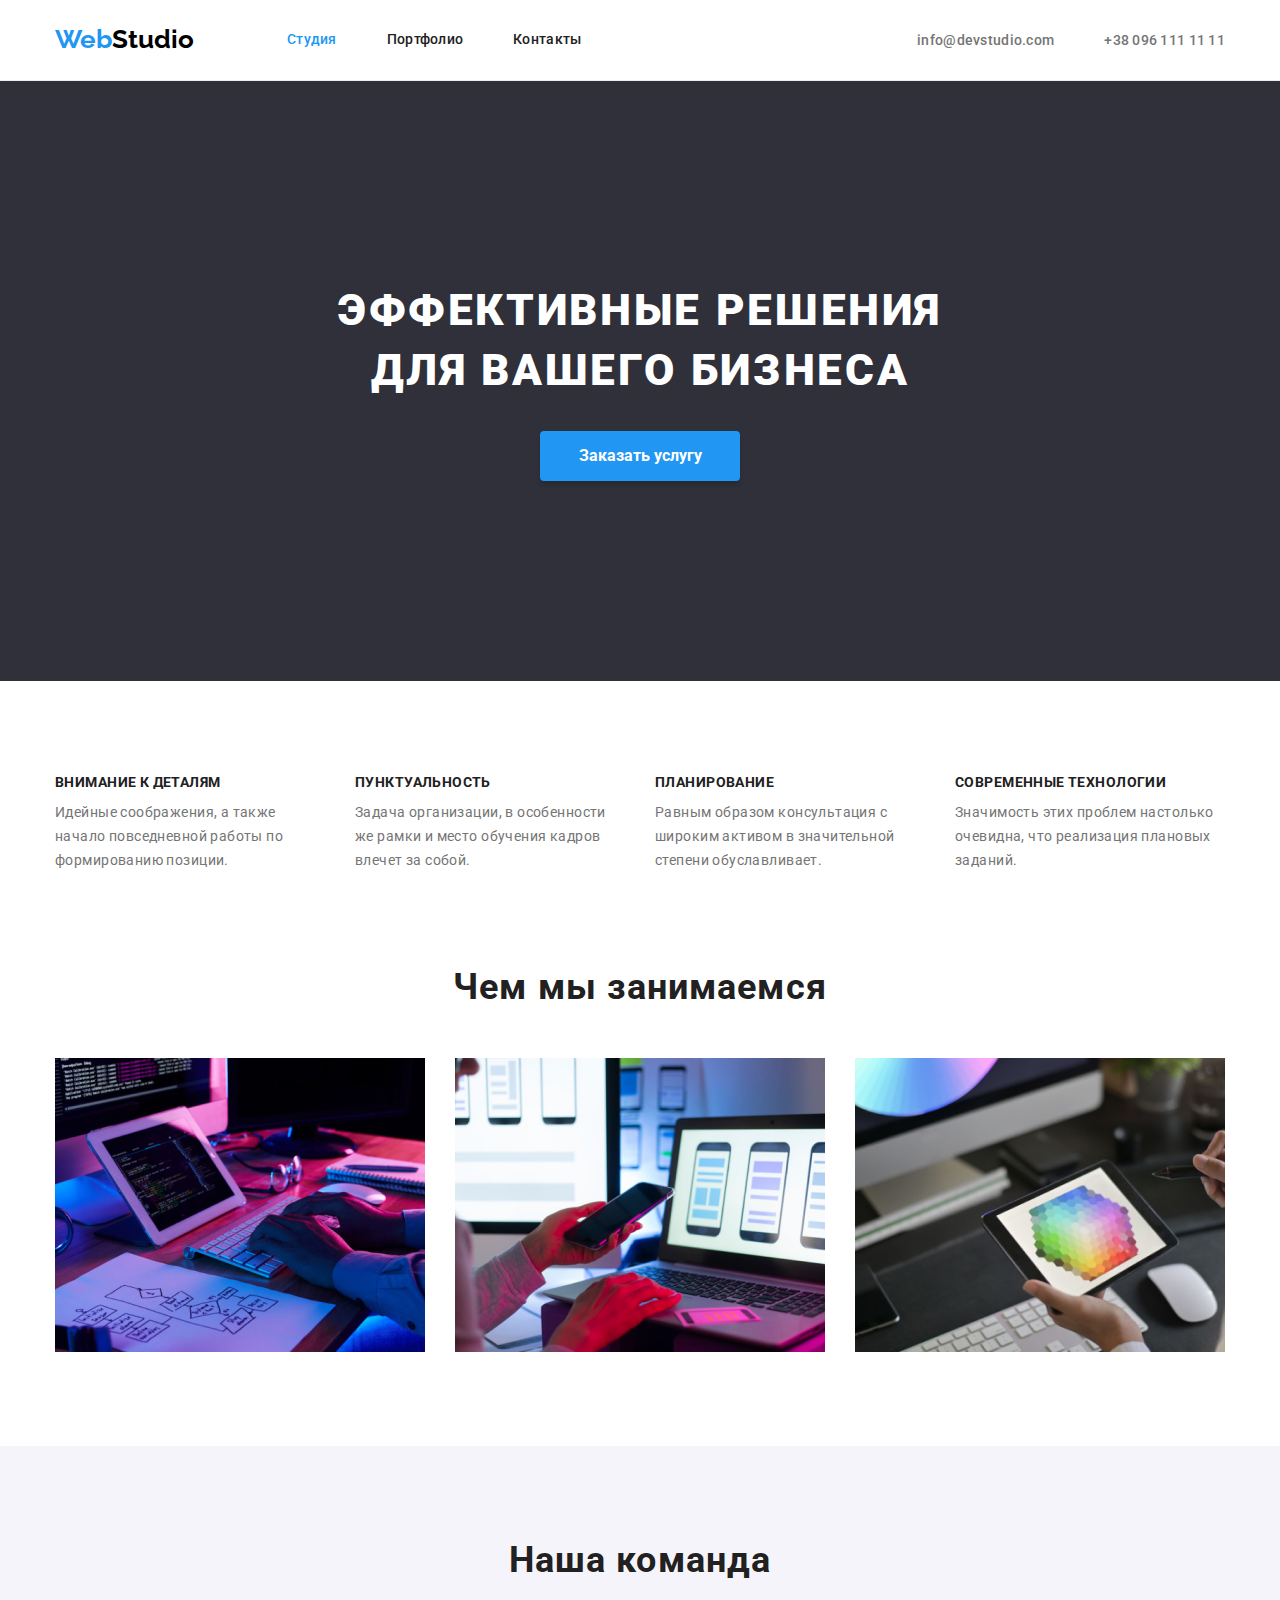
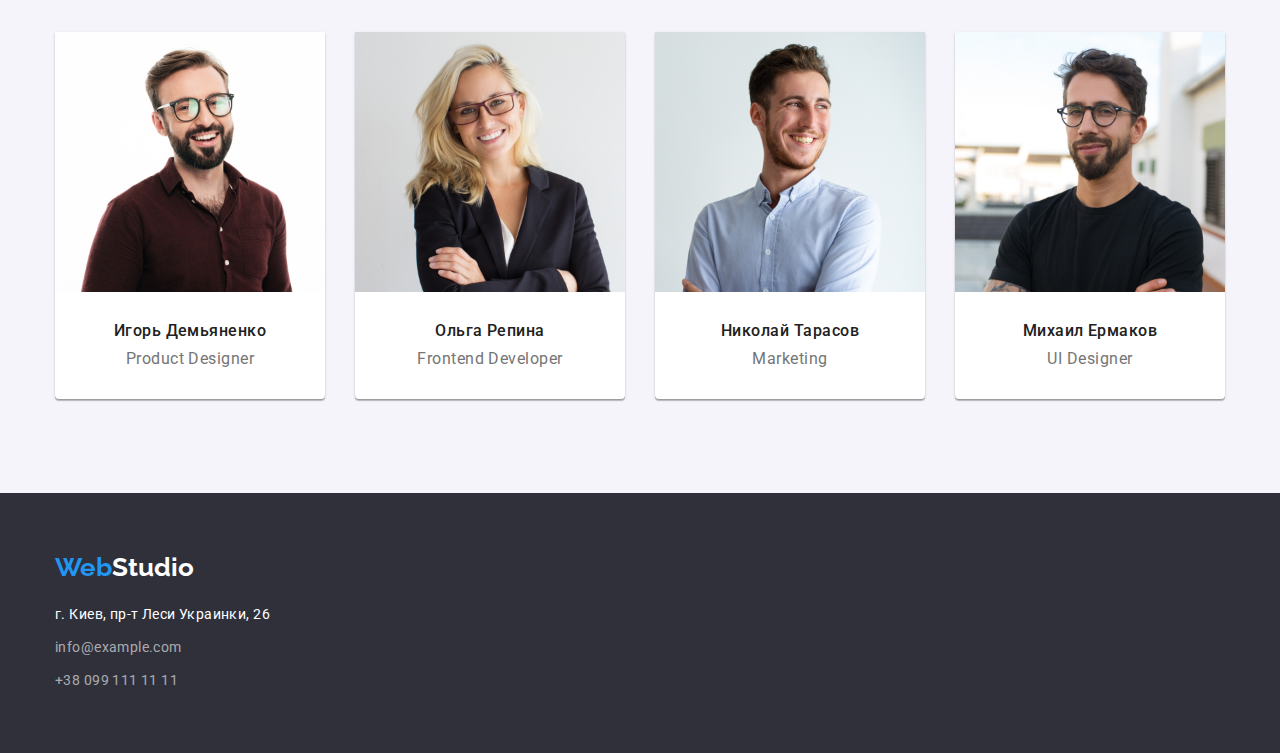
<file: index.html>
<!DOCTYPE html>
<html lang="ru">
<head>
    <meta charset="UTF-8">
    <meta http-equiv="X-UA-Compatible" content="IE=edge">
    <meta name="viewport" content="width=device-width, initial-scale=1.0">
    <title>Студия</title>
    <link rel="preconnect" href="https://fonts.googleapis.com">
    <link rel="preconnect" href="https://fonts.gstatic.com" crossorigin>
    <link href="https://fonts.googleapis.com/css2?family=Raleway:wght@700&family=Roboto:wght@400;500;700;900&display=swap"
        rel="stylesheet">
    <link rel="stylesheet" href="https://cdnjs.cloudflare.com/ajax/libs/modern-normalize/1.1.0/modern-normalize.min.css">
    <link rel="stylesheet" href="./css/styles.css" />
</head>
<body class="page-studio">
    <header>
        <div class="container">
  <!-------------навігація---------->
                <div class="header">
            <nav class="main-nav">
                <a href="" class="logo">Web<span class="logo-color">Studio</span></a>
                <ul class=" list-nav">
                    <li class="item"><a href="./index.html" class="link-nav current">Студия</a></li>
                    <li class="item"><a href="./portfolio.html" class="link-nav">Портфолио</a></li>
                    <li class="item"><a href="#" class="link-nav">Контакты</a></li>
                </ul>
            </nav>
                <ul class="list-contacts">
                    <li class="item">
                       <a href="mailto:info@devstudio.com" class="header-mail info">info@devstudio.com</a>
                    </li>
                    <li class="item">
                       <a href="tel:+380961111111" class="header-tel">+38 096 111 11 11</a>
                    </li>
                </ul>
                </div>
        </div>
    </header>
    <!----------------------Центральна секція------------------------>
    <main>
        <section class="hero">
            <div class="container hero-container">
<!-------------ГЕРОЙ-->
            <h1 class="hero-title">Эффективные решения для вашего бизнеса</h1>
            <button class="hero-button" type="button">Заказать услугу</button>
            </div>
        </section>
        <div class=" work">
            <h1 class="hidden-title">Benefits</h1>
          <section class="section no-padding">
            <div class="benefits container">
            <ul class="list">
                <li class="item">
                    <h3 class="one">Внимание к деталям</h3>
                    <p class="one">Идейные соображения, а также начало повседневной работы по формированию позиции.</p>
                </li>
                <li class="item">
                    <h3 class="two">Пунктуальность</h3>
                    <p class="two">Задача организации, в особенности же рамки и место обучения кадров влечет за собой.</p>
                </li>
                <li class="item">
                    <h3 class="three">Планирование</h3>
                    <p class="three">Равным образом консультация с широким активом в значительной степени обуславливает.</p>
                </li>
                <li class="item">
                    <h3 class="four">Современные технологии</h3>
                    <p class="four">Значимость этих проблем настолько очевидна, что реализация плановых заданий.</p>
                </li>
            </ul>
            </div>
        </div>
         </section>
<!-----------------"Чем мы занимаемся"-->
           <section class="section section-work">
            <div class="container">
            <h2 class="title work">Чем мы занимаемся</h2>
            <ul class="list">
                <li class="item-work"><img src="./images/img.jpg" alt="" width="370" height="294"></li>
                <li class="item-work"><img src="./images/img1.jpg" alt="" width="370" height="294"></li>
                <li class="item-work"><img src="./images/img2.jpg" alt="" width="370" height="294"></li>                
            </ul>
            </div>
           </div>
        </section>
<!-------------------Наша команда-->
        <section class="section team">
            <div class="container">
            <h2 class="title-team">Наша команда</h2>
            <ul class="list-team">
                <li class="item-team">
                    <img src="./images/our-team1.jpg" alt="Игорь Демьяненко" width="270" height="260">
                    <div class="about-team">
                    <h3 class="text">Игорь Демьяненко</h3>
                    <p class="text">Product Designer</p>
                    </div>
                </li>
                <li class="item-team">
                    <img src="./images/our-team2.jpg" alt="Ольга Репина" width="270" height="260">
                    <div class="about-team">
                    <h3 class="text-team">Ольга Репина</h3>
                    <p class="text-team">Frontend Developer</p>
                    </div>
                </li>
                <li class="item-team">
                    <img src="./images/our-team3.jpg" alt="Николай Тарасов" width="270" height="260">
                    <div class="about-team">
                    <h3 class="text-team">Николай Тарасов</h3>
                    <p class="text-team">Marketing</p>
                    </div>
                </li>
                <li class="item-team">
                    <img src="./images/our-team4.jpg" alt="Михаил Ермаков" width="270" height="260">
                    <div class="about-team">
                    <h3 class="text-team">Михаил Ермаков</h3>
                    <p class="text-team">UI Designer</p>
                    </div>
                </li>
            </ul>
            </div>
        </section>
    </main>
    <!-----------------------Підвал--------------------->
    <footer class="footer">
        <div class="container">
        <p>
            <a href="" class="logo">Web<span class="logo-color-footer">Studio</span></a>
        </p>
        <address class="footer-adress">г. Киев, пр-т Леси Украинки, 26</address>
<!-------------------підвалу Контакти-->
        <ul>
            <li class="footer-list"><a href="mailto:info@example.com" class="footer-mail">info@example.com</a></li>
            <li class="footer-list"><a href="tel:+380991111111" class="footer-tel">+38 099 111 11 11</a></li>
        </ul>
        </div>
    </footer>
</body>

</html>
</file>
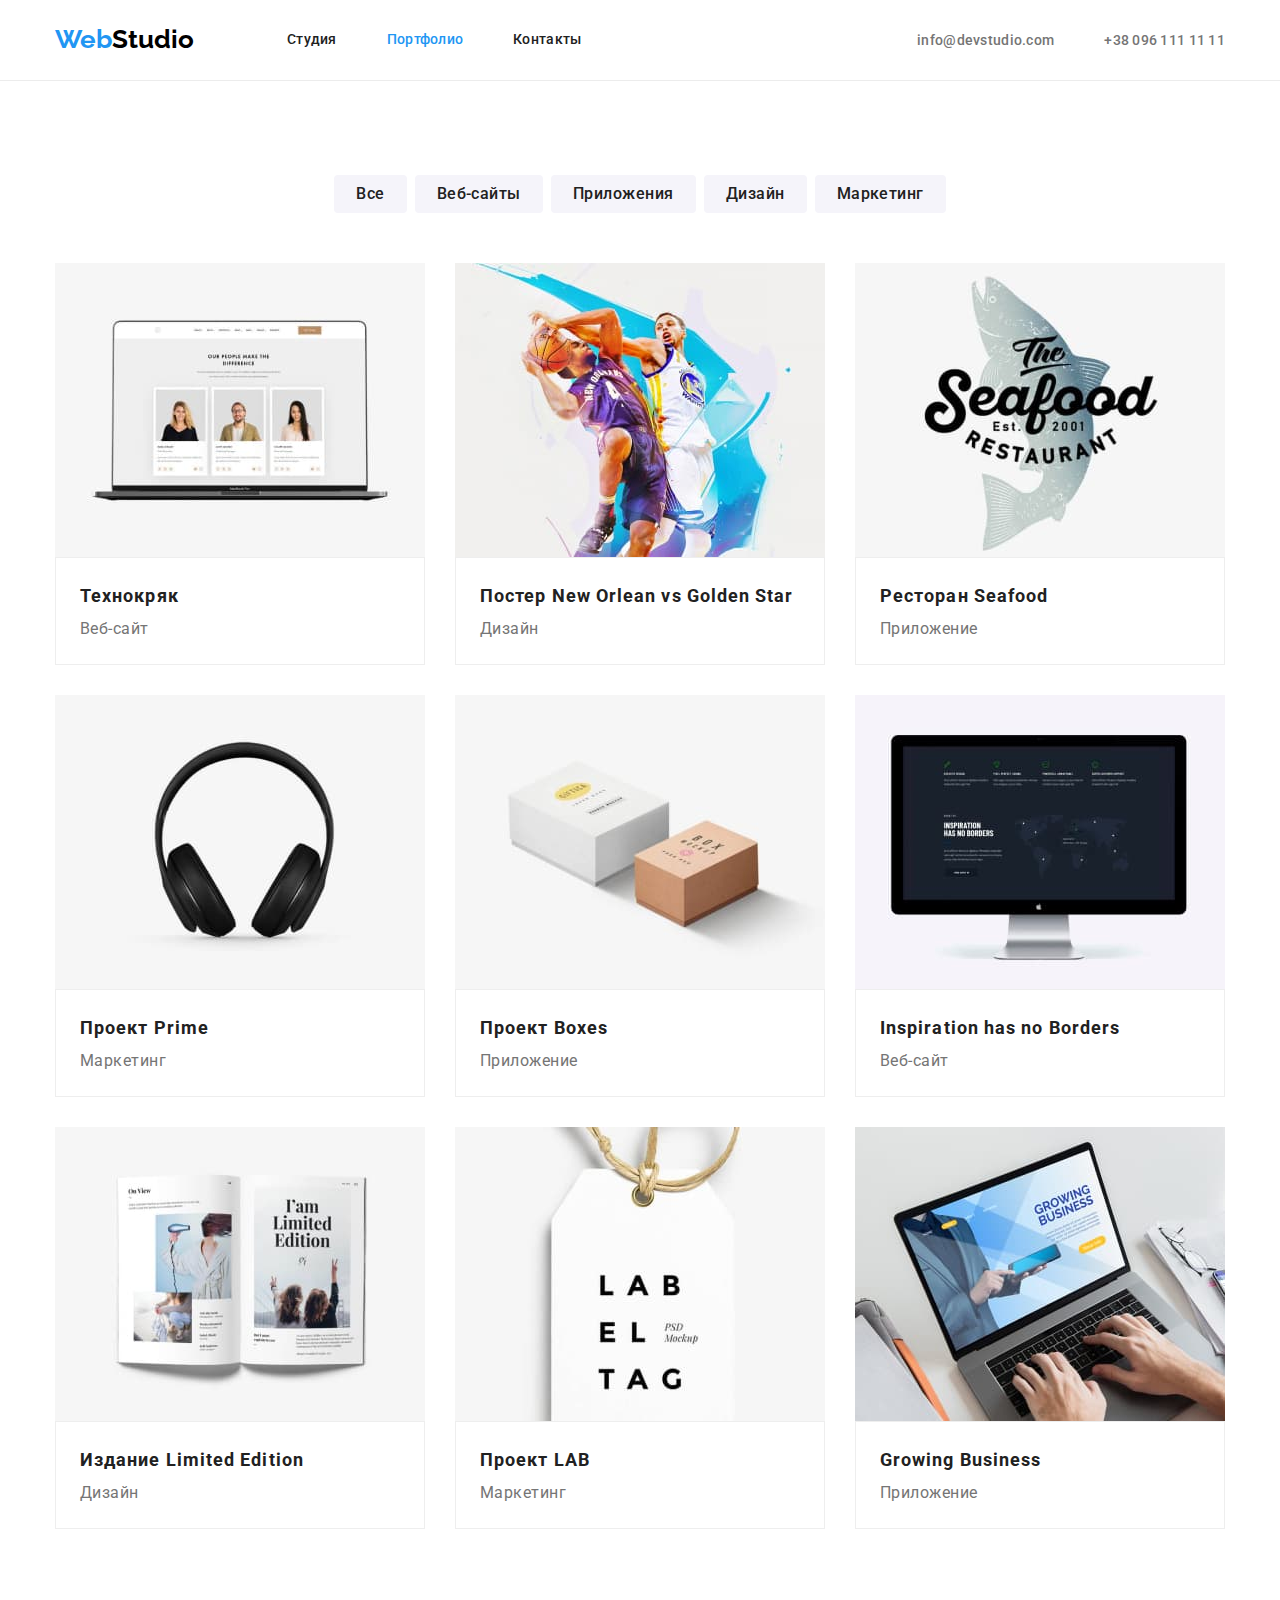
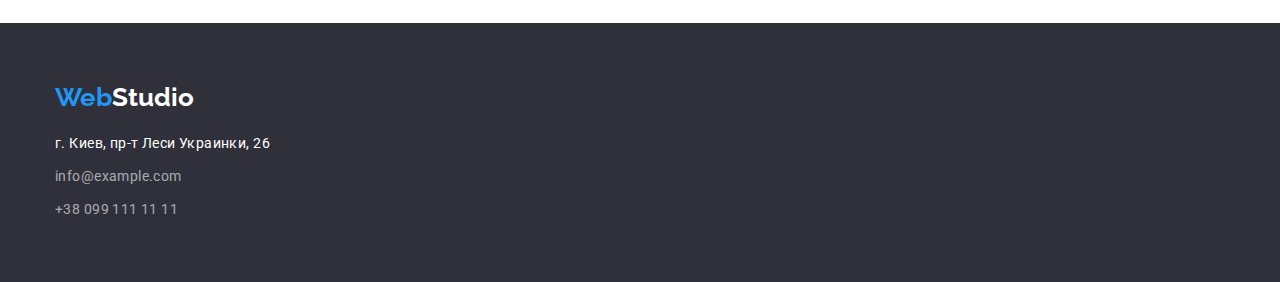
<file: portfolio.html>
<!DOCTYPE html>
<html lang="ru">
<head>
    <meta charset="UTF-8">
    <meta http-equiv="X-UA-Compatible" content="IE=edge">
    <meta name="viewport" content="width=device-width, initial-scale=1.0">
    <title>Портфолио</title>
    <link rel="preconnect" href="https://fonts.googleapis.com">
    <link rel="preconnect" href="https://fonts.gstatic.com" crossorigin>
    <link href="https://fonts.googleapis.com/css2?family=Raleway:wght@700&family=Roboto:wght@400;500;700;900&display=swap"
        rel="stylesheet">
    <link rel="stylesheet" href="https://cdnjs.cloudflare.com/ajax/libs/modern-normalize/1.1.0/modern-normalize.min.css">
    <link rel="stylesheet" href="./css/styles.css">
</head>
<body class="page-portfolio">
    <header>
        <div class="container">
            <!-------------навігація---------->
            <div class="header">
                <nav class="main-nav">
                    <a href="" class="logo">Web<span class="logo-color">Studio</span></a>
                    <ul class=" list-nav">
                        <li class="item"><a href="./index.html" class="link-nav">Студия</a></li>
                        <li class="item"><a href="./portfolio.html" class="link-nav current">Портфолио</a></li>
                        <li class="item"><a href="#" class="link-nav">Контакты</a></li>
                    </ul>
                </nav>
                <ul class="list-contacts">
                    <li class="item">
                        <a href="mailto:info@devstudio.com" class="header-mail info">info@devstudio.com</a>
                    </li>
                    <li class="item">
                        <a href="tel:+380961111111" class="header-tel">+38 096 111 11 11</a>
                    </li>
                </ul>
            </div>
        </div>
    </header>
            <!--Секція портфоліо-->
    <main>
        <h2 class="hidden-title">Навигация портфолио</h2>
        <section class="section">
            <div class="container nav-portfolio">
         <ul class="list">
             <li> <button class="portfolio-button" type="button">Все</button> </li>
             <li> <button class="portfolio-button" type="button">Веб-сайты</button> </li>
             <li> <button class="portfolio-button" type="button">Приложения</button> </li>
             <li> <button class="portfolio-button" type="button">Дизайн</button> </li>
             <li> <button class="portfolio-button" type="button">Маркетинг</button> </li>
         </ul>
            </div>
            <div class="container">
         <h1 class="hidden-title">Портфолио</h1>
         <ul class="list-portfolio">
             <li>
                 <a href="#">
                    <img src="./images/portfolio/img1.jpg" alt="екран сайту в ноутбуці" width="370" height="294">
                    <div class="title-card">
                    <h2>Технокряк</h2>
                    <p>Веб-сайт</p>
                    </div>
                </a>
             </li>
             <li>
                 <a href="#">
                     <img src="./images/portfolio/img2.jpg" alt="два хлопця грають в баскетбол" width="370" height="294">
                     <div class="title-card">
                     <h2>Постер New Orlean vs Golden Star</h2>
                     <p>Дизайн</p>
                     </div>
                    </a>
             </li>
             <li>
                 <a href="#">
                     <img src="./images/portfolio/img3.jpg" alt="логотип Ресторану Seafood" width="370" height="294">
                     <div class="title-card">
                     <h2>Ресторан Seafood</h2>
                     <p>Приложение</p>
                     </div>
                    </a>
             </li>
             <li>
                 <a href="#">
                     <img src="./images/portfolio/img4.jpg" alt="чорні навушники комп'ютерні" width="370" height="294">
                     <div class="title-card">
                     <h2>Проект Prime</h2>
                     <p>Маркетинг</p>
                     </div>
                    </a>
             </li>
             <li>
                 <a href="#">
                     <img src="./images/portfolio/img5.jpg" alt="дві коробки" width="370" height="294">
                     <div class="title-card">
                     <h2>Проект Boxes</h2>
                     <p>Приложение</p>
                     </div>
                    </a>
             </li>
             <li>
                 <a href="#">
                     <img src="./images/portfolio/img6.jpg" alt="сторінка веб-сайту на екрані комп'ютера" width="370" height="294">
                     <div class="title-card">
                     <h2>Inspiration has no Borders</h2>
                     <p>Веб-сайт</p>
                     </div>
                    </a>
             </li>
             <li>
                 <a href="#">
                     <img src="./images/portfolio/img7.jpg" alt="відкрита книга" width="370" height="294">
                     <div class="title-card">
                     <h2>Издание Limited Edition</h2>
                     <p>Дизайн</p>
                     </div>
                    </a>
             </li>
             <li>
                 <a href="#">
                     <img src="./images/portfolio/img8.jpg" alt="бірка" width="370" height="294">
                     <div class="title-card">
                     <h2>Проект LAB</h2>
                     <p>Маркетинг</p>
                     </div>
                    </a>
             </li>
             <li>
                 <a href="#">
                     <img src="./images/portfolio/img9.jpg" alt="руки набирають текст в ноутбуці" width="370" height="294">
                     <div class="title-card">
                     <h2>Growing Business</h2>
                     <p>Приложение</p>
                     </div>
                    </a>
             </li>
         </ul>
        </div>
        </section>
    </main>
    <!--Секція підвалу Контакти-->
<footer class="">
    <div class="container">
    <p>
        <a href="" class="logo">Web<span class="logo-color-footer">Studio</span></a>
    </p>
    <address class="footer-adress">г. Киев, пр-т Леси Украинки, 26</address>
    <ul>
        <li class="footer-list"><a href="mailto:info@example.com" class="footer-mail">info@example.com</a></li>
        <li class="footer-list"><a href="tel:+380991111111" class="footer-tel">+38 099 111 11 11</a></li>
    </ul>
    </div>
</footer>
</body>
</html>
</file>
<file: css/styles.css>
/*---------------------Загальні стилі------------*/

:root {
  --primary-text-color: #757575;
  --title-text-color: #212121;
  --link-hover-color: #2196f3;
  --logo-text-color: #2196f3;
  --footer-background-color: #2f303a;
}

body {
  font-family: Roboto, sans-serif;
  color: var(--title-text-color);
  font-size: 14px;
}

.section {
  padding-top: 94px;
  padding-bottom: 94px;
}

.container {
  width: 1200px;
  margin: 0 auto;
  padding-right: 15px;
  padding-left: 15px;
}

header {
  background: #ffffff;
  border-bottom: 1px solid #ececec;
}

p,
h1,
h2,
h3,
h4,
h5,
h6 {
  margin: 0;
  padding: 0;
}

img {
  display: block;
}

ul {
  margin: 0;
  padding: 0;
}

bottom {
  cursor: pointer;
}

a {
  text-decoration: none;
}

li {
  list-style: none;
}

.logo {
  color: var(--logo-text-color);
  font-family: Raleway;
  font-weight: 700;
  font-size: 26px;
  line-height: 1.14;
}

body p {
  color: var(--primary-text-color);
}

.title {
  font-size: 36px;
  line-height: 1.16;
  text-align: center;
}

footer {
  background-color: var(--footer-background-color);
  padding-top: 60px;
  padding-bottom: 60px;
}

/*--------------СТОРІНКА СТУДІЯ-----------------------*/

/*----------------header---------------*/

/*-----------------Logo*/
.logo-color {
  color: rgb(0, 0, 0);
}

.main-nav .logo {
  margin-right: 93px;
}

.logo {
  margin: 24px, 0, 25px, 0;
}

.main-nav {
  display: flex;
  align-items: center;
}

header .header {
  display: flex;
  align-items: center;
  justify-content: space-between;
}

.list-nav .link-nav {
  font-family: Roboto;
  font-style: 500;
  font-size: 14px;
  line-height: 1.14;
  letter-spacing: 0.02em;
  color: var(--title-text-color);

  display: block;
  padding-top: 32px;
  padding-bottom: 32px;
}
/*-----------------навігація*/
.list-nav {
  color: var(--title-text-color);
  font-weight: 500;
  display: flex;
}

.list-nav .item:not(:last-child) {
  margin-right: 50px;
}

/*-----------------контакти*/
.header-mail,
.header-tel {
  font-style: 400;
  font-weight: 500;
  font-size: 14px;
  line-height: 1.14;
  letter-spacing: 0.02em;
  color: var(--primary-text-color);
}

.list-contacts li:not(:last-child) {
  margin-right: 50px;
}

.list-contacts {
  display: flex;
  align-items: center;
  margin-left: auto;
}

.hero-title {
  font-weight: 900;
  font-size: 44px;
  line-height: 1.36;
  text-transform: uppercase;
}

.header-tel:hover,
.header-tel:focus,
.header-mail:hover,
.header-mail:focus {
  color: var(--link-hover-color);
}

.list-nav .current {
  color: var(--link-hover-color);
}
.link-nav:focus,
.link-nav:hover .list-contacts {
  font-weight: 500;
}

/*------------------ГЕРОЙ------------------*/

.hero {
  background-color: #2f303a;
}

.hero-container {
  display: flex;
  flex-direction: column;
  padding-top: 200px;
  padding-bottom: 200px;
}

.hero-title {
  font-weight: 900;
  font-size: 44px;
  line-height: 1.36;

  letter-spacing: 0.06em;
  text-transform: uppercase;
  color: #ffffff;
  text-align: center;
  margin: 0 auto; /*
  padding-top: 200px;*/
  margin-bottom: 30px;

  width: 696px;
  height: 120px;
}

.hero-button {
  color: #ffffff;
  background: #2196f3;
  font-weight: 700;
  font-size: 16px;
  line-height: 1.87;
  box-shadow: 0px 4px 4px rgba(0, 0, 0, 0.15);
  border-radius: 4px;
  border-width: 0;

  display: block;
  margin: 0 auto;

  font-family: Roboto, sans-serif;
  padding: 10px 32px;

  width: 200px;
  height: 50px;
}

.hero button:hover {
  background: #188ce8;
}
/*------------------benefits---------------------*/
div .work {
  padding: 94px auto;
}
.section.no-padding {
  padding-bottom: 0;
}

.benefits .list {
  display: flex;
  flex-wrap: wrap;
}

.benefits .item {
  width: 270px;
  justify-content: center;
}

.benefits .item:not(:last-child) {
  margin-right: 30px;
}

.benefits h3 {
  font-weight: 700;
  font-size: 14px;
  line-height: 1.14;
  letter-spacing: 0.03em;
  text-transform: uppercase;
  margin-bottom: 10px;
}

.benefits p {
  font-weight: normal;
  font-size: 14px;
  line-height: 1.71;
  letter-spacing: 0.03em;
}

.benefits .one {
  left: 215px;
}
.benefits .two {
  left: 515px;
}
.benefits .three {
  left: 815px;
}
.benefits .four {
  left: 1115px;
}

/*------------------Чем мы занимаемся--------------------*/

.title.work {
  font-weight: 700;
  font-size: 36px;
  line-height: 1.14;
  text-align: center;
  letter-spacing: 0.03em;

  margin-bottom: 50px;
}

.section-work .list {
  display: flex;
  justify-content: center;
}

.section-work .item-work:not(:last-child) {
  margin-right: 30px;
}

.title li {
  position: absolute;
  width: 370px;
  height: 294px;
  top: 1061px;
}

/*------------------НАША КОМАНДА------------------*/
.team {
  background-color: #f5f4fa;
}

.about-team {
  padding-bottom: 30px;
  padding-top: 30px;
}

.team .title-team {
  margin-bottom: 50px;
  font-weight: 700;
  font-size: 36px;
  line-height: 1.16;
  text-align: center;
  letter-spacing: 0.03em;
}

.list-team {
  display: flex;
}

.item-team h3 {
  font-weight: 500;
  font-size: 16px;
  line-height: 1.18;

  text-align: center;
  letter-spacing: 0.03em;
}

.item-team p {
  font-size: 16px;
  line-height: 1.18;
  margin-top: 10px;
  text-align: center;
  letter-spacing: 0.03em;
}

.team .title {
  margin: 0;
}

.item-team {
  background: #ffffff;
  box-shadow: 0px 1px 3px rgba(0, 0, 0, 0.12), 0px 1px 1px rgba(0, 0, 0, 0.14),
    0px 2px 1px rgba(0, 0, 0, 0.2);
  border-radius: 0px 0px 4px 4px;
}

.team .item-team:not(:last-child) {
  margin-right: 30px;
}

.item-team h3 {
  font-weight: 500;
  font-size: 16px;
  line-height: 1.18;
  letter-spacing: 0.03em;
}

/*--------------------footer--*/

.footer-adress {
  color: #ffffff;
}

.footer-adress {
  margin-top: 20px;
}

.footer-list {
  margin-top: 9px;
}

.footer-tel,
.footer-mail {
  color: rgba(255, 255, 255, 0.6);
}

.footer-mail:hover,
.footer-mail:focus {
  color: var(--link-hover-color);
}

.footer-tel:hover,
.footer-tel:focus {
  color: var(--link-hover-color);
}

.footer-adress:hover,
.footer-adress:focus {
  color: var(--link-hover-color);
}

.footer-adress,
.footer-mail,
.footer-tel {
  font-size: 14px;
  line-height: 1.71;
  letter-spacing: 0.03em;
}

.footer-adress {
  font-style: normal;
}

.mail-nav.logo {
  margin-top: 24px;
  margin-bottom: 25px;
}
/*--------------СТОРІНКА ПОРТФОЛІО-----------------------*/

/*head*/

li [type] {
  color: var(--title-text-color);
  background-color: #f5f4fa;
  font-size: 16px;
  line-height: 1.62;
  letter-spacing: 0.03em;
}

li [type]:focus,
li [type]:hover {
  color: #ffffff;
  background-color: #2196f3;
}

/*-----------------навігація портфоліо*/

.nav-portfolio .list {
  display: flex;
  margin-bottom: 50px;
  justify-content: center;
}

.nav-portfolio li:not(:last-child) {
  margin-right: 8px;
}

.portfolio-button {
  font-weight: 500;
  font-size: 16px;
  line-height: 16.2;
  padding: 6px 22px;
  cursor: pointer;
}

/*-----------------Портфолио*/
.list-portfolio {
  display: flex;
  flex-wrap: wrap;
  justify-content: center;
}

.list-portfolio li:nth-child(3n + 2) {
  margin-right: 30px;
  margin-left: 30px;
}

.list-portfolio li:nth-child(n + 4) {
  margin-top: 30px;
}

.title-card {
  background: #ffffff;
  border: 1px solid #eeeeee;
  padding: 20px 24px;
}

.list-portfolio h2 {
  font-weight: 700;
  font-size: 18px;
  line-height: 2;
  letter-spacing: 0.06em;
}

.hidden-title {
  display: none;
}

.portfolio-button {
  font-family: Roboto, sans-serif;
  border-radius: 4px;
  border-width: 0;
}

.list-portfolio p {
  font-weight: 400;
  font-size: 16px;
  line-height: 1.87;
  letter-spacing: 0.03em;
}

.list-portfolio a {
  color: #212121;
}

/*-----------------FOOTER PORTFOLIO-----------------*/

.logo-color-footer {
  color: #ffffff;
}

.footer-logo {
  margin-bottom: 30px;
}

.footer-adress,
.footer-mail {
  margin-bottom: 9px;
}
</file>
